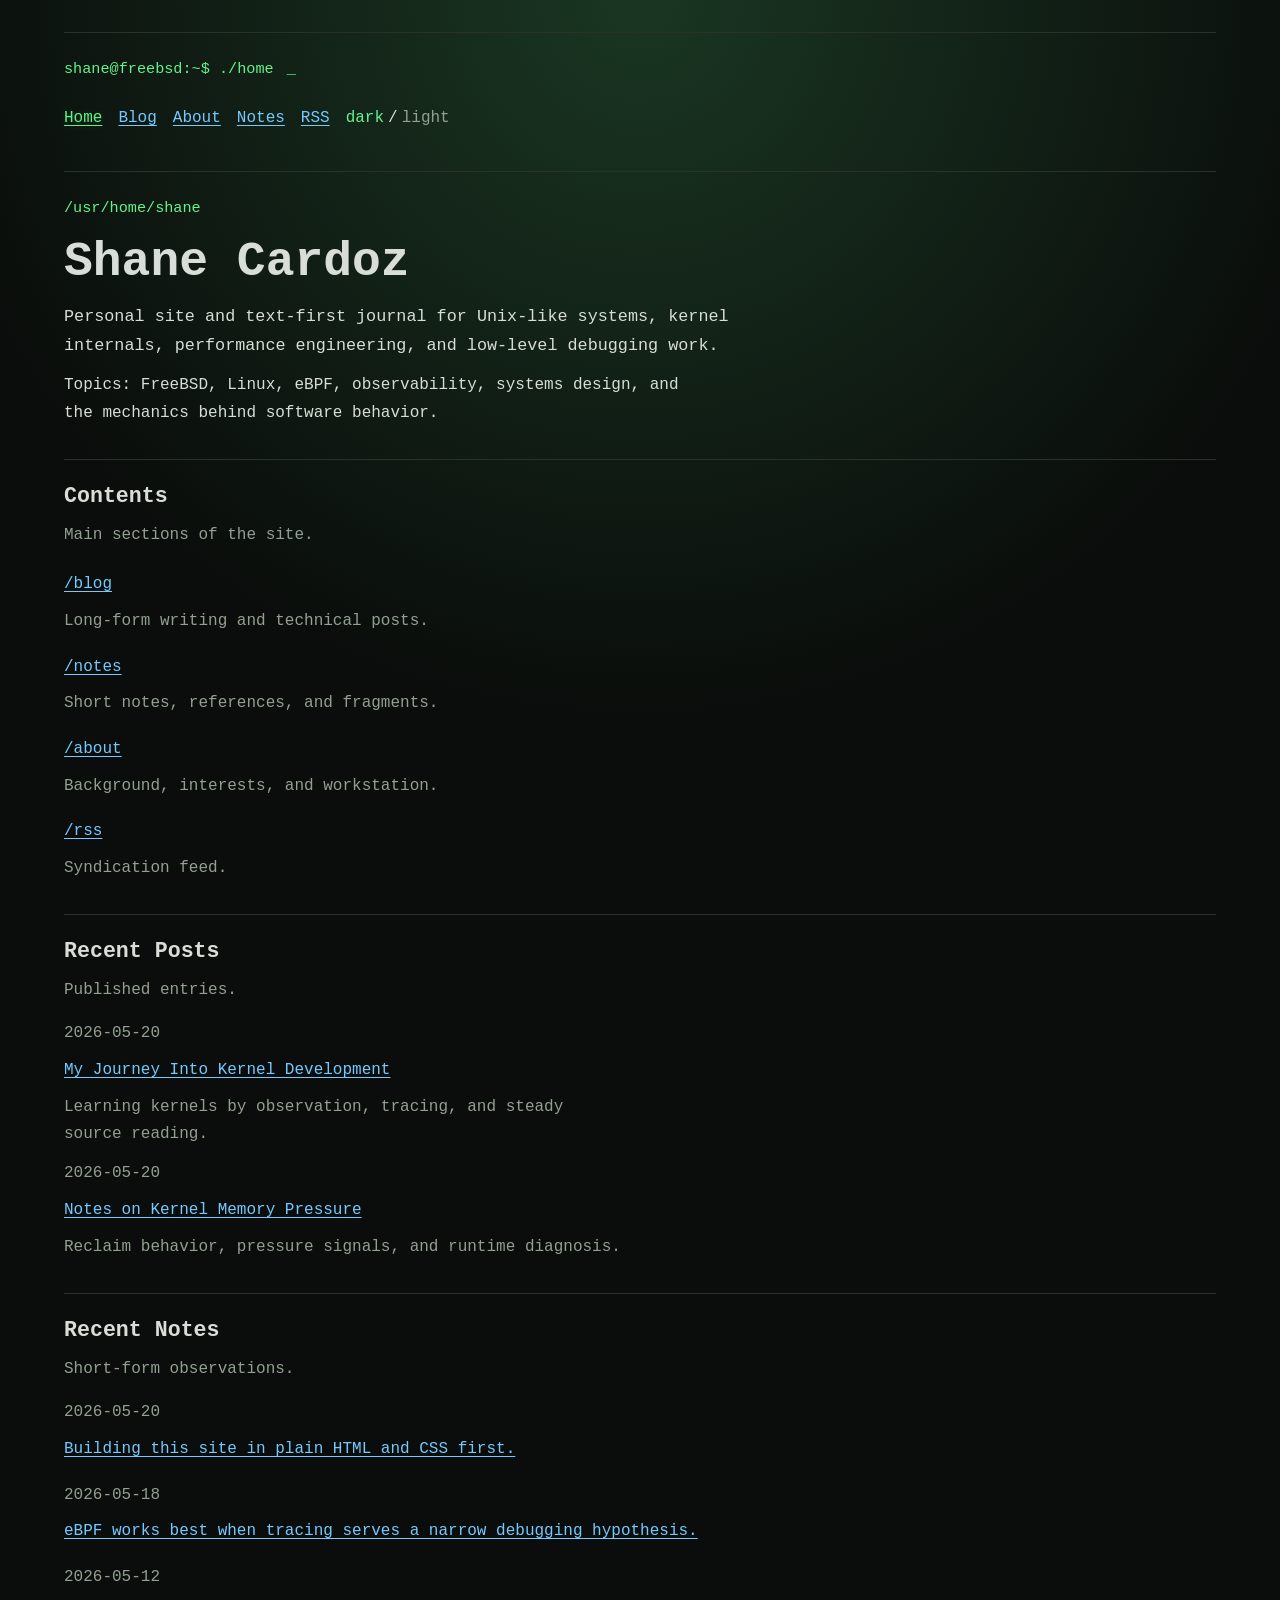
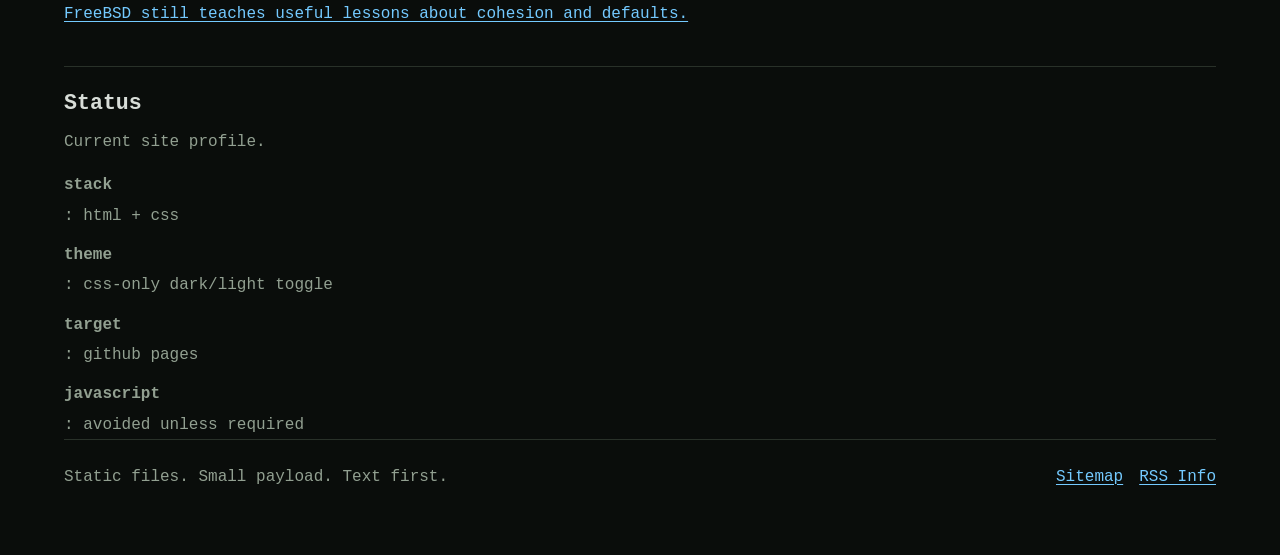
<file: index.html>
<!doctype html>
<html lang="en">
    <head>
        <meta charset="UTF-8" />
        <meta name="viewport" content="width=device-width, initial-scale=1.0" />
        <title>Shane Cardoz | Retro Unix Blog</title>
        <meta
            name="description"
            content="Personal site and retro Unix-inspired blog covering FreeBSD, Linux, eBPF, systems work, and performance engineering."
        />
        <link
            rel="canonical"
            href="https://shanecardoz.github.io/index.html"
        />
        <link
            rel="alternate"
            type="application/rss+xml"
            title="Shane Cardoz RSS"
            href="https://shanecardoz.github.io/rss/feed.xml"
        />
        <meta property="og:type" content="website" />
        <meta property="og:site_name" content="Shane Cardoz" />
        <meta property="og:title" content="Shane Cardoz | Retro Unix Blog" />
        <meta
            property="og:description"
            content="Personal site and retro Unix-inspired blog covering FreeBSD, Linux, eBPF, systems work, and performance engineering."
        />
        <meta
            property="og:url"
            content="https://shanecardoz.github.io/index.html"
        />
        <meta name="twitter:card" content="summary" />
        <meta name="twitter:title" content="Shane Cardoz | Retro Unix Blog" />
        <meta
            name="twitter:description"
            content="Personal site and retro Unix-inspired blog covering FreeBSD, Linux, eBPF, systems work, and performance engineering."
        />
        <link rel="stylesheet" href="css/style.css" />
    </head>
    <body class="home-index">
        <a class="skip-link" href="#main-content">Skip to content</a>
        <input
            class="theme-mode"
            type="radio"
            name="theme-mode"
            id="theme-dark"
            checked
        />
        <input
            class="theme-mode"
            type="radio"
            name="theme-mode"
            id="theme-light"
        />
        <div class="site-shell">
            <header class="site-header">
                <p class="prompt-line" aria-label="shell prompt">
                    <span>shane@freebsd</span>:<span>~</span>$ ./home
                </p>
                <nav class="prompt-nav prompt-nav-plain" aria-label="primary">
                    <a aria-current="page" href="index.html">Home</a>
                    <a href="blog/index.html">Blog</a>
                    <a href="about.html">About</a>
                    <a href="notes.html">Notes</a>
                    <a href="rss/feed.xml">RSS</a>
                    <span class="theme-switch" aria-label="theme mode">
                        <label for="theme-dark">dark</label>
                        <span>/</span>
                        <label for="theme-light">light</label>
                    </span>
                </nav>
            </header>

            <main id="main-content" tabindex="-1">
                <section class="page-section hero-section">
                    <p class="eyebrow">/usr/home/shane</p>
                    <h1>Shane Cardoz</h1>
                    <p class="lead">
                        Personal site and text-first journal for Unix-like
                        systems, kernel internals, performance engineering, and
                        low-level debugging work.
                    </p>
                    <p>
                        Topics: FreeBSD, Linux, eBPF, observability, systems
                        design, and the mechanics behind software behavior.
                    </p>
                </section>

                <section class="page-section">
                    <div class="section-heading">
                        <h2>Contents</h2>
                        <p>Main sections of the site.</p>
                    </div>
                    <ul class="home-listing">
                        <li>
                            <a href="blog/index.html">/blog</a>
                            <span>Long-form writing and technical posts.</span>
                        </li>
                        <li>
                            <a href="notes.html">/notes</a>
                            <span>Short notes, references, and fragments.</span>
                        </li>
                        <li>
                            <a href="about.html">/about</a>
                            <span>Background, interests, and workstation.</span>
                        </li>
                        <li>
                            <a href="rss/feed.xml">/rss</a>
                            <span>Syndication feed.</span>
                        </li>
                    </ul>
                </section>

                <section class="page-section">
                    <div class="section-heading">
                        <h2>Recent Posts</h2>
                        <p>Published entries.</p>
                    </div>
                    <ul class="home-listing">
                        <li>
                            <span class="log-date">2026-05-20</span>
                            <a href="blog/first-post.html">
                                My Journey Into Kernel Development
                            </a>
                            <span>
                                Learning kernels by observation, tracing, and
                                steady source reading.
                            </span>
                        </li>
                        <li>
                            <span class="log-date">2026-05-20</span>
                            <a href="blog/kernel-memory.html">
                                Notes on Kernel Memory Pressure
                            </a>
                            <span>
                                Reclaim behavior, pressure signals, and runtime
                                diagnosis.
                            </span>
                        </li>
                    </ul>
                </section>

                <section class="page-section">
                    <div class="section-heading">
                        <h2>Recent Notes</h2>
                        <p>Short-form observations.</p>
                    </div>
                    <ul class="home-listing">
                        <li>
                            <span class="log-date">2026-05-20</span>
                            <a href="notes.html#site-build">
                                Building this site in plain HTML and CSS first.
                            </a>
                        </li>
                        <li>
                            <span class="log-date">2026-05-18</span>
                            <a href="notes.html#ebpf-reading">
                                eBPF works best when tracing serves a narrow
                                debugging hypothesis.
                            </a>
                        </li>
                        <li>
                            <span class="log-date">2026-05-12</span>
                            <a href="notes.html#freebsd">
                                FreeBSD still teaches useful lessons about
                                cohesion and defaults.
                            </a>
                        </li>
                    </ul>
                </section>

                <section class="page-section">
                    <div class="section-heading">
                        <h2>Status</h2>
                        <p>Current site profile.</p>
                    </div>
                    <ul class="home-meta">
                        <li><strong>stack</strong>: html + css</li>
                        <li><strong>theme</strong>: css-only dark/light toggle</li>
                        <li><strong>target</strong>: github pages</li>
                        <li><strong>javascript</strong>: avoided unless required</li>
                    </ul>
                </section>
            </main>

            <footer class="site-footer">
                <p>Static files. Small payload. Text first.</p>
                <nav aria-label="footer">
                    <a href="sitemap.html">Sitemap</a>
                    <a href="rss.html">RSS Info</a>
                </nav>
            </footer>
        </div>
    </body>
</html>
</file>
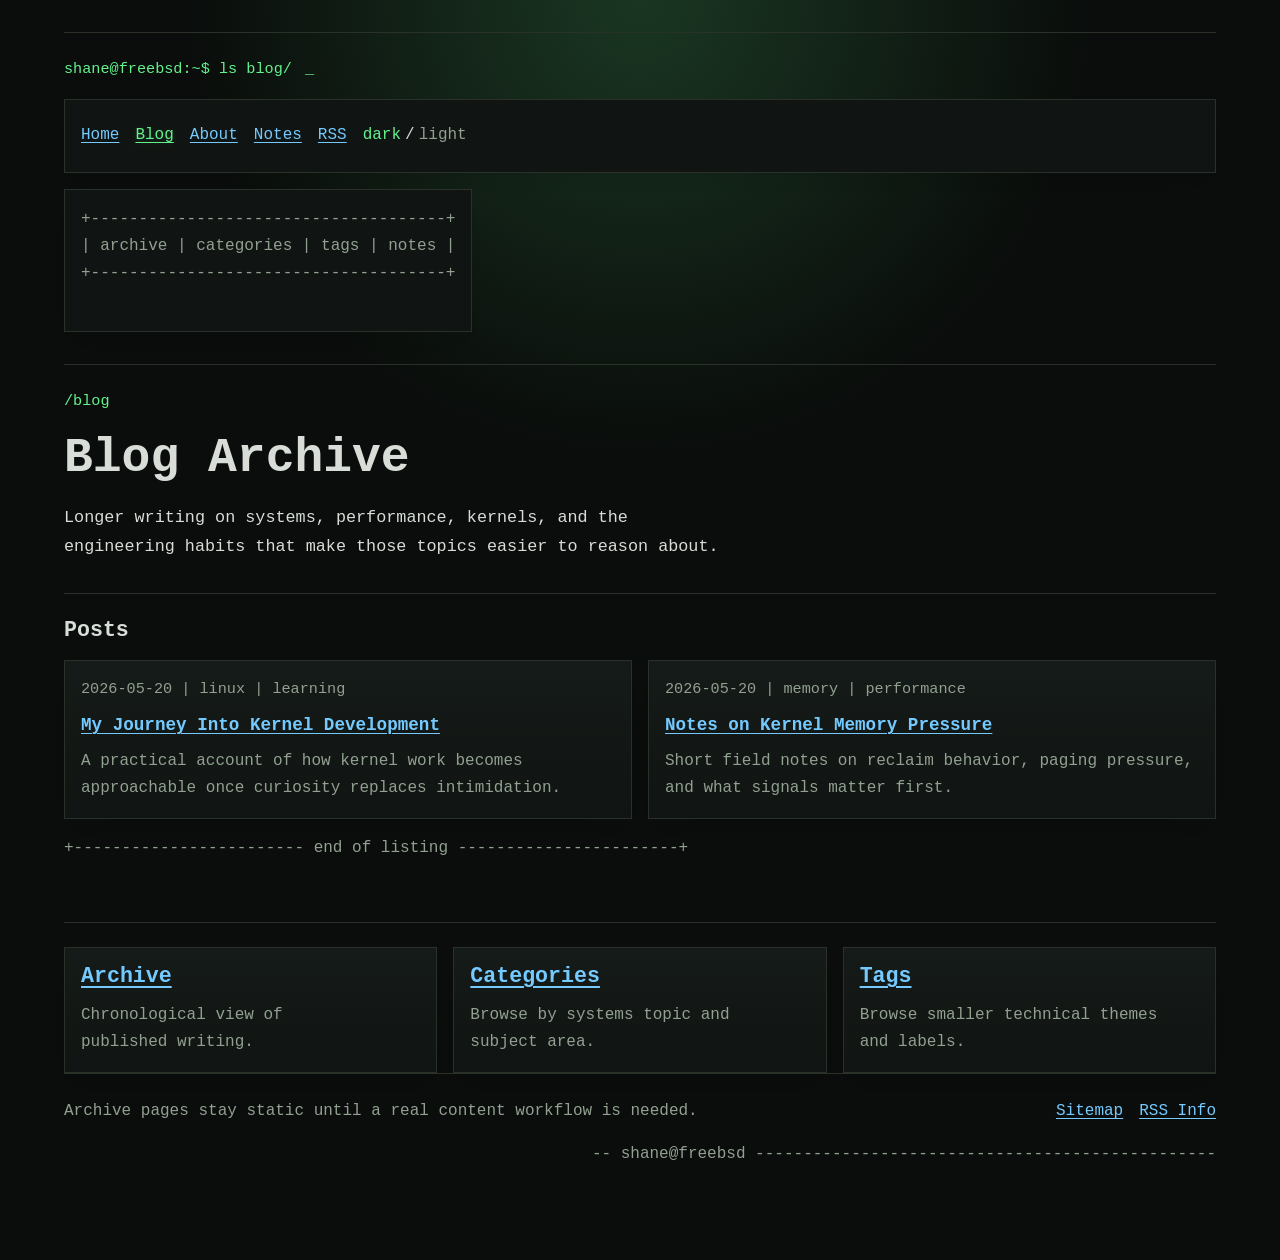
<file: blog/index.html>
<!doctype html>
<html lang="en">
    <head>
        <meta charset="UTF-8" />
        <meta name="viewport" content="width=device-width, initial-scale=1.0" />
        <title>Blog | Shane Cardoz</title>
        <meta
            name="description"
            content="Blog archive for systems, kernels, BSD, Linux, and performance writing."
        />
        <link
            rel="canonical"
            href="https://shanecardoz.github.io/blog/index.html"
        />
        <link
            rel="alternate"
            type="application/rss+xml"
            title="Shane Cardoz RSS"
            href="https://shanecardoz.github.io/rss/feed.xml"
        />
        <meta property="og:type" content="website" />
        <meta property="og:site_name" content="Shane Cardoz" />
        <meta property="og:title" content="Blog | Shane Cardoz" />
        <meta
            property="og:description"
            content="Blog archive for systems, kernels, BSD, Linux, and performance writing."
        />
        <meta
            property="og:url"
            content="https://shanecardoz.github.io/blog/index.html"
        />
        <meta name="twitter:card" content="summary" />
        <meta name="twitter:title" content="Blog | Shane Cardoz" />
        <meta
            name="twitter:description"
            content="Blog archive for systems, kernels, BSD, Linux, and performance writing."
        />
        <link rel="stylesheet" href="../css/style.css" />
    </head>
    <body>
        <a class="skip-link" href="#main-content">Skip to content</a>
        <input
            class="theme-mode"
            type="radio"
            name="theme-mode"
            id="theme-dark"
            checked
        />
        <input
            class="theme-mode"
            type="radio"
            name="theme-mode"
            id="theme-light"
        />
        <div class="site-shell">
            <header class="site-header">
                <p class="prompt-line" aria-label="shell prompt">
                    <span>shane@freebsd</span>:<span>~</span>$ ls blog/
                </p>
                <nav class="prompt-nav" aria-label="primary">
                    <a href="../index.html">Home</a>
                    <a aria-current="page" href="index.html">Blog</a>
                    <a href="../about.html">About</a>
                    <a href="../notes.html">Notes</a>
                    <a href="../rss/feed.xml">RSS</a>
                    <span class="theme-switch" aria-label="theme mode">
                        <label for="theme-dark">dark</label>
                        <span>/</span>
                        <label for="theme-light">light</label>
                    </span>
                </nav>
                <pre class="ascii-menu" aria-label="blog menu">
+-------------------------------------+
| archive | categories | tags | notes |
+-------------------------------------+
                </pre>
            </header>

            <main id="main-content" tabindex="-1">
                <section class="page-section">
                    <p class="eyebrow">/blog</p>
                    <h1>Blog Archive</h1>
                    <p class="lead">
                        Longer writing on systems, performance, kernels, and the
                        engineering habits that make those topics easier to
                        reason about.
                    </p>
                </section>

                <section class="page-section">
                    <div class="section-heading">
                        <h2>Posts</h2>
                    </div>
                    <div class="card-list">
                        <article class="content-card">
                            <p class="card-meta">2026-05-20 | linux | learning</p>
                            <h3>
                                <a href="first-post.html">
                                    My Journey Into Kernel Development
                                </a>
                            </h3>
                            <p>
                                A practical account of how kernel work becomes
                                approachable once curiosity replaces intimidation.
                            </p>
                        </article>
                        <article class="content-card">
                            <p class="card-meta">
                                2026-05-20 | memory | performance
                            </p>
                            <h3>
                                <a href="kernel-memory.html">
                                    Notes on Kernel Memory Pressure
                                </a>
                            </h3>
                            <p>
                                Short field notes on reclaim behavior, paging
                                pressure, and what signals matter first.
                            </p>
                        </article>
                    </div>
                    <pre class="ascii-separator" aria-hidden="true">
+------------------------ end of listing -----------------------+
                    </pre>
                </section>

                <section class="page-section link-grid">
                    <article class="content-card">
                        <h2><a href="archive.html">Archive</a></h2>
                        <p>Chronological view of published writing.</p>
                    </article>
                    <article class="content-card">
                        <h2><a href="categories.html">Categories</a></h2>
                        <p>Browse by systems topic and subject area.</p>
                    </article>
                    <article class="content-card">
                        <h2><a href="tags.html">Tags</a></h2>
                        <p>Browse smaller technical themes and labels.</p>
                    </article>
                </section>
            </main>

            <footer class="site-footer">
                <p>Archive pages stay static until a real content workflow is needed.</p>
                <nav aria-label="footer">
                    <a href="../sitemap.html">Sitemap</a>
                    <a href="../rss.html">RSS Info</a>
                </nav>
                <pre class="ascii-footer-signature" aria-label="footer signature">
-- shane@freebsd ------------------------------------------------
                </pre>
            </footer>
        </div>
    </body>
</html>
</file>
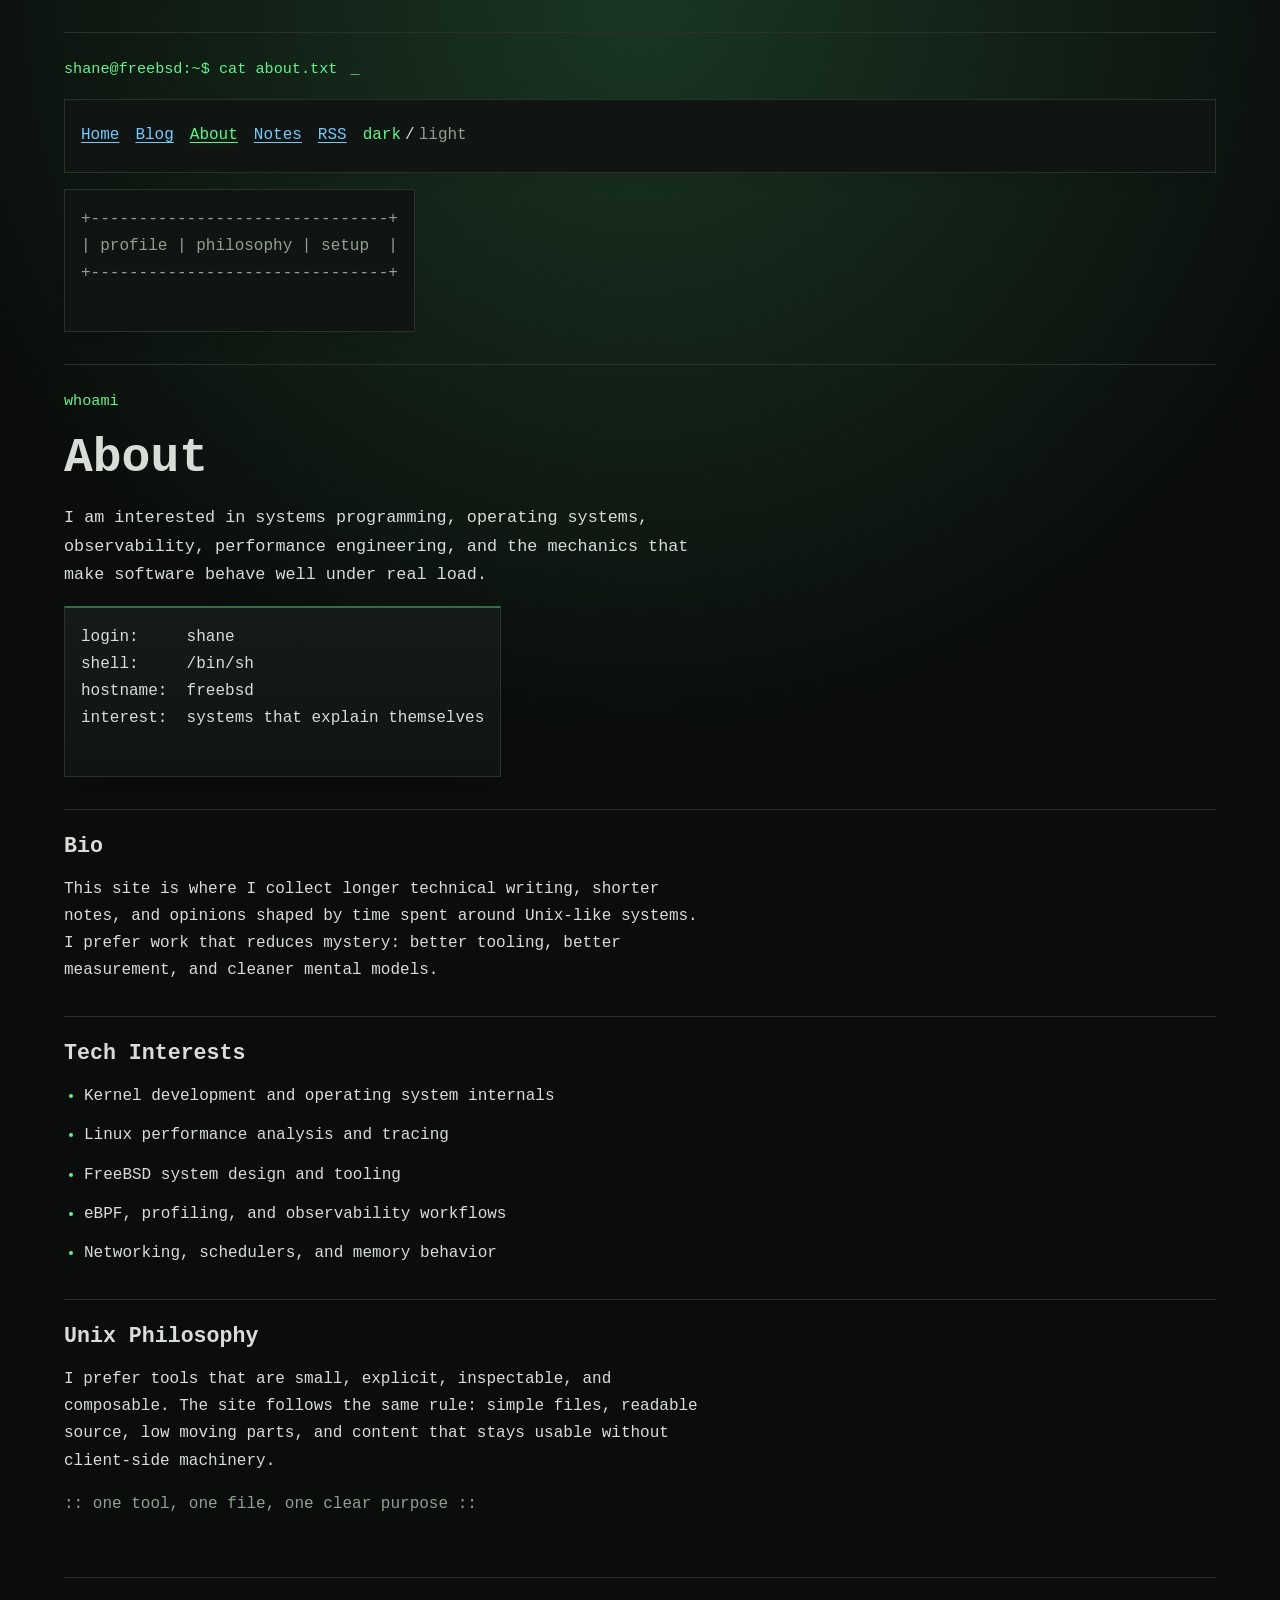
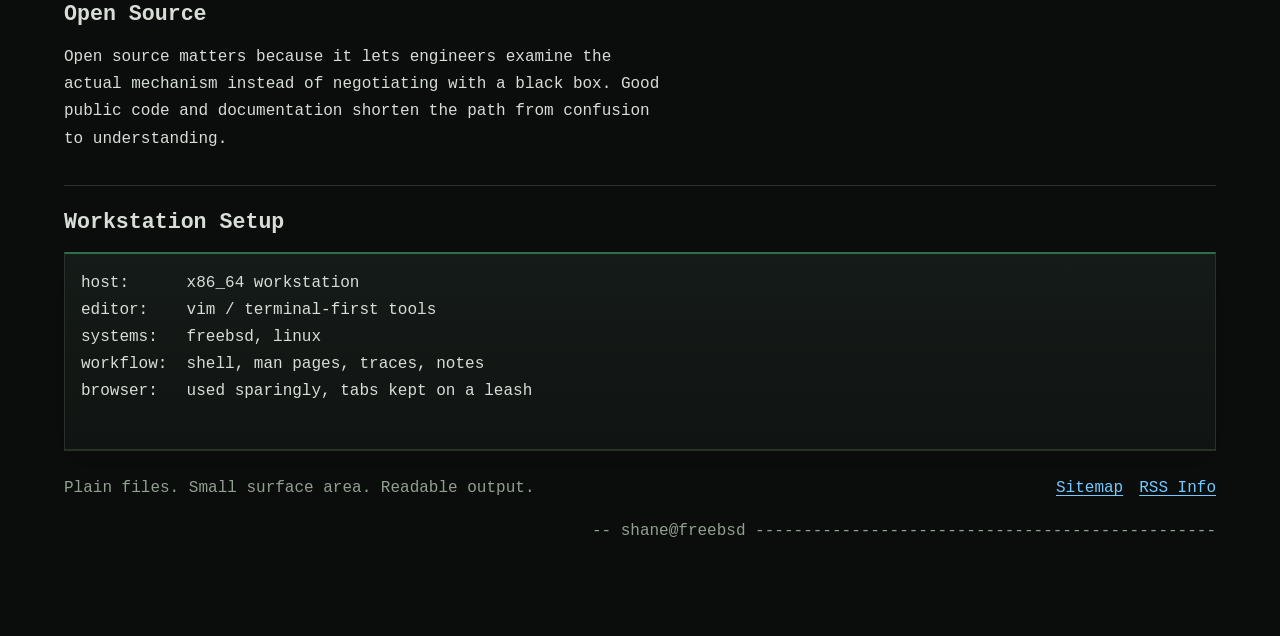
<file: about.html>
<!doctype html>
<html lang="en">
    <head>
        <meta charset="UTF-8" />
        <meta name="viewport" content="width=device-width, initial-scale=1.0" />
        <title>About | Shane Cardoz</title>
        <meta
            name="description"
            content="About Shane Cardoz, technical interests, Unix philosophy, open-source values, and workstation preferences."
        />
        <link
            rel="canonical"
            href="https://shanecardoz.github.io/about.html"
        />
        <link
            rel="alternate"
            type="application/rss+xml"
            title="Shane Cardoz RSS"
            href="https://shanecardoz.github.io/rss/feed.xml"
        />
        <meta property="og:type" content="profile" />
        <meta property="og:site_name" content="Shane Cardoz" />
        <meta property="og:title" content="About | Shane Cardoz" />
        <meta
            property="og:description"
            content="About Shane Cardoz, technical interests, Unix philosophy, open-source values, and workstation preferences."
        />
        <meta
            property="og:url"
            content="https://shanecardoz.github.io/about.html"
        />
        <meta name="twitter:card" content="summary" />
        <meta name="twitter:title" content="About | Shane Cardoz" />
        <meta
            name="twitter:description"
            content="About Shane Cardoz, technical interests, Unix philosophy, open-source values, and workstation preferences."
        />
        <link rel="stylesheet" href="css/style.css" />
    </head>
    <body>
        <a class="skip-link" href="#main-content">Skip to content</a>
        <input
            class="theme-mode"
            type="radio"
            name="theme-mode"
            id="theme-dark"
            checked
        />
        <input
            class="theme-mode"
            type="radio"
            name="theme-mode"
            id="theme-light"
        />
        <div class="site-shell">
            <header class="site-header">
                <p class="prompt-line" aria-label="shell prompt">
                    <span>shane@freebsd</span>:<span>~</span>$ cat about.txt
                </p>
                <nav class="prompt-nav" aria-label="primary">
                    <a href="index.html">Home</a>
                    <a href="blog/index.html">Blog</a>
                    <a aria-current="page" href="about.html">About</a>
                    <a href="notes.html">Notes</a>
                    <a href="rss/feed.xml">RSS</a>
                    <span class="theme-switch" aria-label="theme mode">
                        <label for="theme-dark">dark</label>
                        <span>/</span>
                        <label for="theme-light">light</label>
                    </span>
                </nav>
                <pre class="ascii-menu" aria-label="about menu">
+-------------------------------+
| profile | philosophy | setup  |
+-------------------------------+
                </pre>
            </header>

            <main id="main-content" tabindex="-1">
                <section class="page-section">
                    <p class="eyebrow">whoami</p>
                    <h1>About</h1>
                    <p class="lead">
                        I am interested in systems programming, operating
                        systems, observability, performance engineering, and the
                        mechanics that make software behave well under real
                        load.
                    </p>
                    <pre class="ascii-window ascii-window-compact" aria-label="user profile">
login:     shane
shell:     /bin/sh
hostname:  freebsd
interest:  systems that explain themselves
                    </pre>
                </section>

                <section class="page-section">
                    <div class="section-heading">
                        <h2>Bio</h2>
                    </div>
                    <p>
                        This site is where I collect longer technical writing,
                        shorter notes, and opinions shaped by time spent around
                        Unix-like systems. I prefer work that reduces mystery:
                        better tooling, better measurement, and cleaner mental
                        models.
                    </p>
                </section>

                <section class="page-section">
                    <div class="section-heading">
                        <h2>Tech Interests</h2>
                    </div>
                    <ul class="detail-list">
                        <li>Kernel development and operating system internals</li>
                        <li>Linux performance analysis and tracing</li>
                        <li>FreeBSD system design and tooling</li>
                        <li>eBPF, profiling, and observability workflows</li>
                        <li>Networking, schedulers, and memory behavior</li>
                    </ul>
                </section>

                <section class="page-section">
                    <div class="section-heading">
                        <h2>Unix Philosophy</h2>
                    </div>
                    <p>
                        I prefer tools that are small, explicit, inspectable,
                        and composable. The site follows the same rule: simple
                        files, readable source, low moving parts, and content
                        that stays usable without client-side machinery.
                    </p>
                    <pre class="ascii-separator" aria-hidden="true">
:: one tool, one file, one clear purpose ::
                    </pre>
                </section>

                <section class="page-section">
                    <div class="section-heading">
                        <h2>Open Source</h2>
                    </div>
                    <p>
                        Open source matters because it lets engineers examine
                        the actual mechanism instead of negotiating with a black
                        box. Good public code and documentation shorten the path
                        from confusion to understanding.
                    </p>
                </section>

                <section class="page-section">
                    <div class="section-heading">
                        <h2>Workstation Setup</h2>
                    </div>
                    <pre class="ascii-window" aria-label="workstation setup">
host:      x86_64 workstation
editor:    vim / terminal-first tools
systems:   freebsd, linux
workflow:  shell, man pages, traces, notes
browser:   used sparingly, tabs kept on a leash
                    </pre>
                </section>
            </main>

            <footer class="site-footer">
                <p>Plain files. Small surface area. Readable output.</p>
                <nav aria-label="footer">
                    <a href="sitemap.html">Sitemap</a>
                    <a href="rss.html">RSS Info</a>
                </nav>
                <pre class="ascii-footer-signature" aria-label="footer signature">
-- shane@freebsd ------------------------------------------------
                </pre>
            </footer>
        </div>
    </body>
</html>
</file>
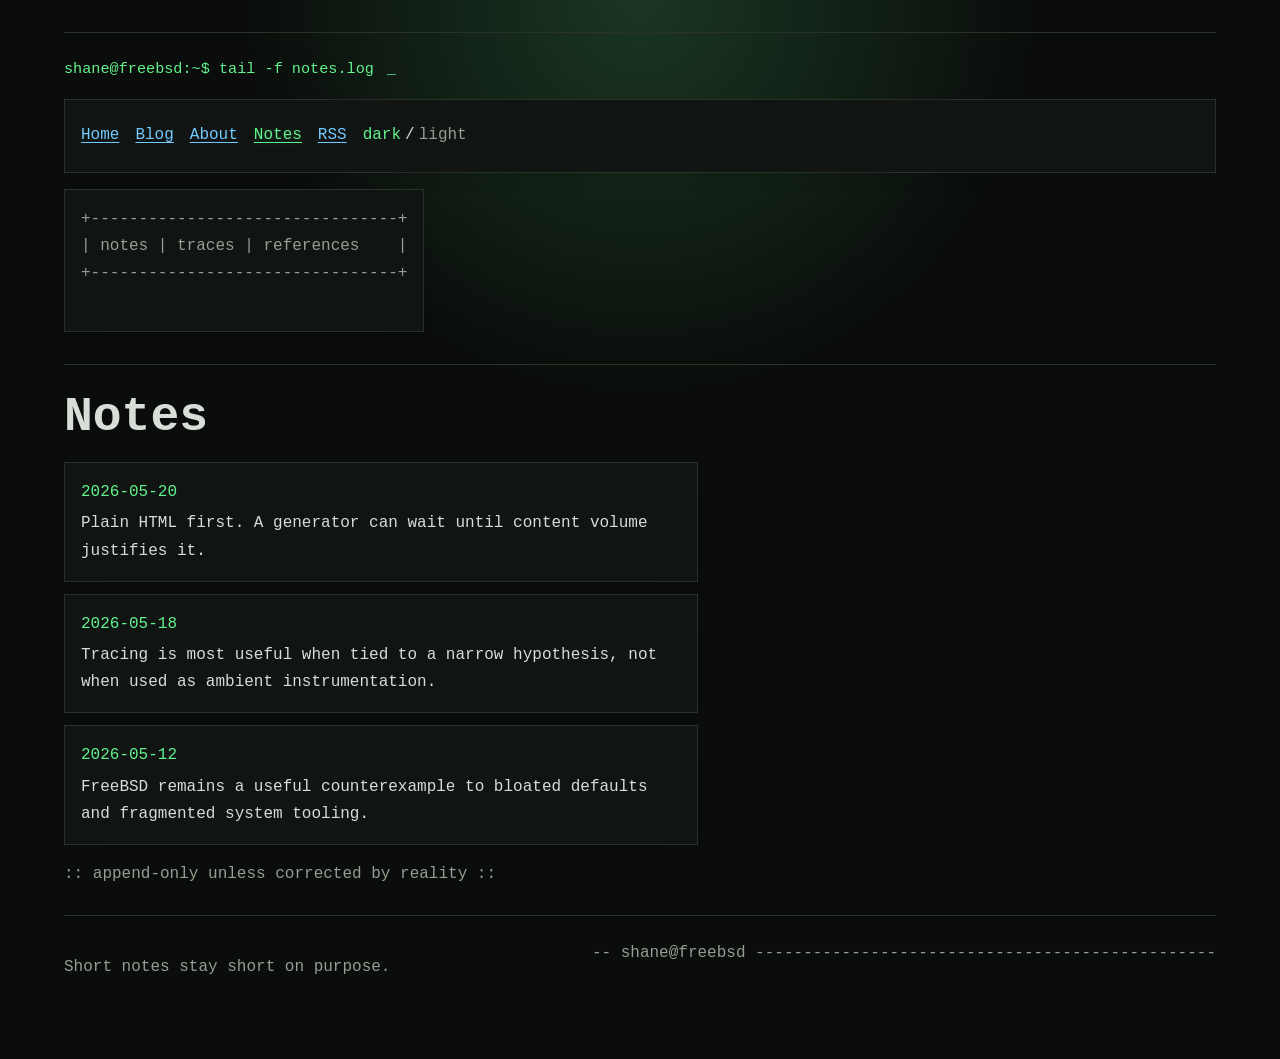
<file: notes.html>
<!doctype html>
<html lang="en">
    <head>
        <meta charset="UTF-8" />
        <meta name="viewport" content="width=device-width, initial-scale=1.0" />
        <title>Notes | Shane Cardoz</title>
        <meta
            name="description"
            content="Short notes, technical fragments, and current lines of thought."
        />
        <link
            rel="canonical"
            href="https://shanecardoz.github.io/notes.html"
        />
        <link
            rel="alternate"
            type="application/rss+xml"
            title="Shane Cardoz RSS"
            href="https://shanecardoz.github.io/rss/feed.xml"
        />
        <meta property="og:type" content="website" />
        <meta property="og:site_name" content="Shane Cardoz" />
        <meta property="og:title" content="Notes | Shane Cardoz" />
        <meta
            property="og:description"
            content="Short notes, technical fragments, and current lines of thought."
        />
        <meta
            property="og:url"
            content="https://shanecardoz.github.io/notes.html"
        />
        <meta name="twitter:card" content="summary" />
        <meta name="twitter:title" content="Notes | Shane Cardoz" />
        <meta
            name="twitter:description"
            content="Short notes, technical fragments, and current lines of thought."
        />
        <link rel="stylesheet" href="css/style.css" />
    </head>
    <body>
        <a class="skip-link" href="#main-content">Skip to content</a>
        <input
            class="theme-mode"
            type="radio"
            name="theme-mode"
            id="theme-dark"
            checked
        />
        <input
            class="theme-mode"
            type="radio"
            name="theme-mode"
            id="theme-light"
        />
        <div class="site-shell">
            <header class="site-header">
                <p class="prompt-line" aria-label="shell prompt">
                    <span>shane@freebsd</span>:<span>~</span>$ tail -f notes.log
                </p>
                <nav class="prompt-nav" aria-label="primary">
                    <a href="index.html">Home</a>
                    <a href="blog/index.html">Blog</a>
                    <a href="about.html">About</a>
                    <a aria-current="page" href="notes.html">Notes</a>
                    <a href="rss/feed.xml">RSS</a>
                    <span class="theme-switch" aria-label="theme mode">
                        <label for="theme-dark">dark</label>
                        <span>/</span>
                        <label for="theme-light">light</label>
                    </span>
                </nav>
                <pre class="ascii-menu" aria-label="notes menu">
+--------------------------------+
| notes | traces | references    |
+--------------------------------+
                </pre>
            </header>
            <main id="main-content" tabindex="-1">
                <section class="page-section">
                    <h1>Notes</h1>
                    <ul class="log-list">
                        <li id="site-build">
                            <span class="log-date">2026-05-20</span>
                            Plain HTML first. A generator can wait until content
                            volume justifies it.
                        </li>
                        <li id="ebpf-reading">
                            <span class="log-date">2026-05-18</span>
                            Tracing is most useful when tied to a narrow
                            hypothesis, not when used as ambient instrumentation.
                        </li>
                        <li id="freebsd">
                            <span class="log-date">2026-05-12</span>
                            FreeBSD remains a useful counterexample to bloated
                            defaults and fragmented system tooling.
                        </li>
                    </ul>
                    <pre class="ascii-separator" aria-hidden="true">
:: append-only unless corrected by reality ::
                    </pre>
                </section>
            </main>
            <footer class="site-footer">
                <p>Short notes stay short on purpose.</p>
                <pre class="ascii-footer-signature" aria-label="footer signature">
-- shane@freebsd ------------------------------------------------
                </pre>
            </footer>
        </div>
    </body>
</html>
</file>
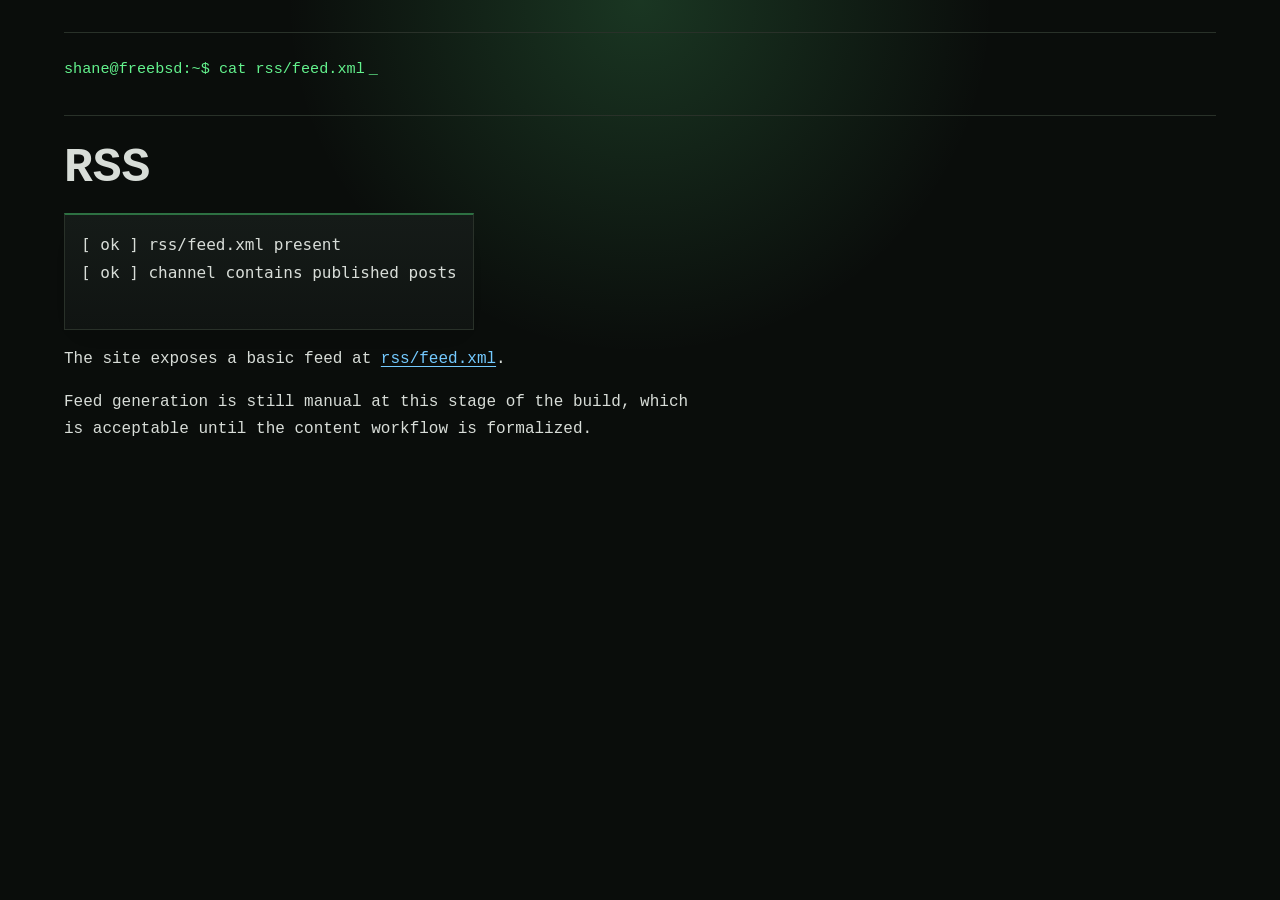
<file: rss.html>
<!doctype html>
<html lang="en">
    <head>
        <meta charset="UTF-8" />
        <meta name="viewport" content="width=device-width, initial-scale=1.0" />
        <title>RSS | Shane Cardoz</title>
        <meta
            name="description"
            content="RSS feed information for Shane Cardoz's systems writing and notes."
        />
        <link rel="canonical" href="https://shanecardoz.github.io/rss.html" />
        <link
            rel="alternate"
            type="application/rss+xml"
            title="Shane Cardoz RSS"
            href="https://shanecardoz.github.io/rss/feed.xml"
        />
        <meta property="og:type" content="website" />
        <meta property="og:site_name" content="Shane Cardoz" />
        <meta property="og:title" content="RSS | Shane Cardoz" />
        <meta
            property="og:description"
            content="RSS feed information for Shane Cardoz's systems writing and notes."
        />
        <meta
            property="og:url"
            content="https://shanecardoz.github.io/rss.html"
        />
        <meta name="twitter:card" content="summary" />
        <meta name="twitter:title" content="RSS | Shane Cardoz" />
        <meta
            name="twitter:description"
            content="RSS feed information for Shane Cardoz's systems writing and notes."
        />
        <link rel="stylesheet" href="css/style.css" />
    </head>
    <body>
        <div class="site-shell">
            <header class="site-header">
                <p class="prompt-line"><span>shane@freebsd</span>:<span>~</span>$ cat rss/feed.xml</p>
            </header>
            <main id="main-content">
                <section class="page-section">
                    <h1>RSS</h1>
                    <pre class="ascii-window ascii-window-compact" aria-label="feed status">
[ ok ] rss/feed.xml present
[ ok ] channel contains published posts
                    </pre>
                    <p>
                        The site exposes a basic feed at
                        <a href="rss/feed.xml">rss/feed.xml</a>.
                    </p>
                    <p>
                        Feed generation is still manual at this stage of the
                        build, which is acceptable until the content workflow is
                        formalized.
                    </p>
                </section>
            </main>
        </div>
    </body>
</html>
</file>
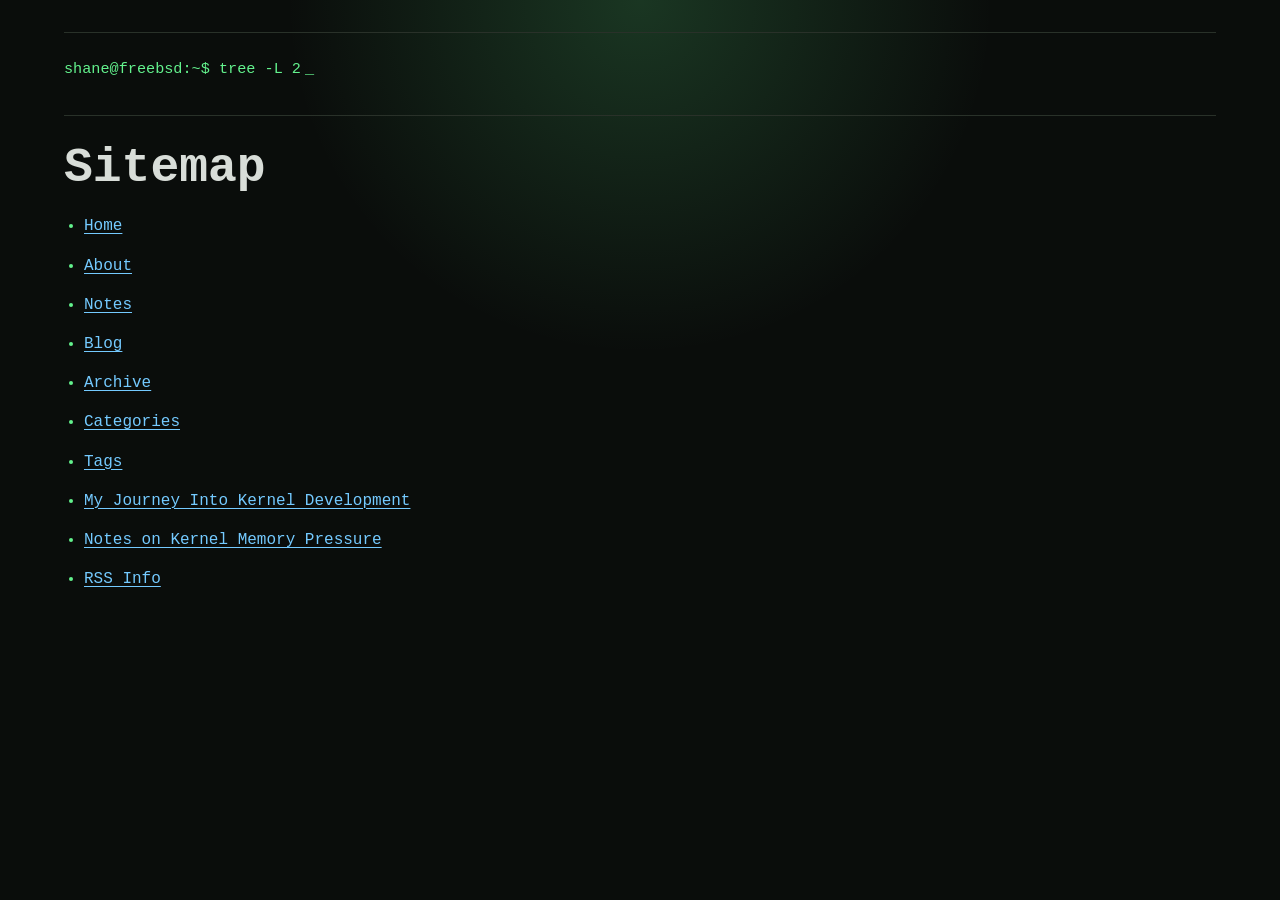
<file: sitemap.html>
<!doctype html>
<html lang="en">
    <head>
        <meta charset="UTF-8" />
        <meta name="viewport" content="width=device-width, initial-scale=1.0" />
        <title>Sitemap | Shane Cardoz</title>
        <meta
            name="description"
            content="HTML sitemap for Shane Cardoz's personal site and blog."
        />
        <link
            rel="canonical"
            href="https://shanecardoz.github.io/sitemap.html"
        />
        <link
            rel="alternate"
            type="application/rss+xml"
            title="Shane Cardoz RSS"
            href="https://shanecardoz.github.io/rss/feed.xml"
        />
        <meta property="og:type" content="website" />
        <meta property="og:site_name" content="Shane Cardoz" />
        <meta property="og:title" content="Sitemap | Shane Cardoz" />
        <meta
            property="og:description"
            content="HTML sitemap for Shane Cardoz's personal site and blog."
        />
        <meta
            property="og:url"
            content="https://shanecardoz.github.io/sitemap.html"
        />
        <meta name="twitter:card" content="summary" />
        <meta name="twitter:title" content="Sitemap | Shane Cardoz" />
        <meta
            name="twitter:description"
            content="HTML sitemap for Shane Cardoz's personal site and blog."
        />
        <link rel="stylesheet" href="css/style.css" />
    </head>
    <body>
        <div class="site-shell">
            <header class="site-header">
                <p class="prompt-line"><span>shane@freebsd</span>:<span>~</span>$ tree -L 2</p>
            </header>
            <main id="main-content">
                <section class="page-section">
                    <h1>Sitemap</h1>
                    <ul class="detail-list">
                        <li><a href="index.html">Home</a></li>
                        <li><a href="about.html">About</a></li>
                        <li><a href="notes.html">Notes</a></li>
                        <li><a href="blog/index.html">Blog</a></li>
                        <li><a href="blog/archive.html">Archive</a></li>
                        <li><a href="blog/categories.html">Categories</a></li>
                        <li><a href="blog/tags.html">Tags</a></li>
                        <li><a href="blog/first-post.html">My Journey Into Kernel Development</a></li>
                        <li><a href="blog/kernel-memory.html">Notes on Kernel Memory Pressure</a></li>
                        <li><a href="rss.html">RSS Info</a></li>
                    </ul>
                </section>
            </main>
        </div>
    </body>
</html>
</file>
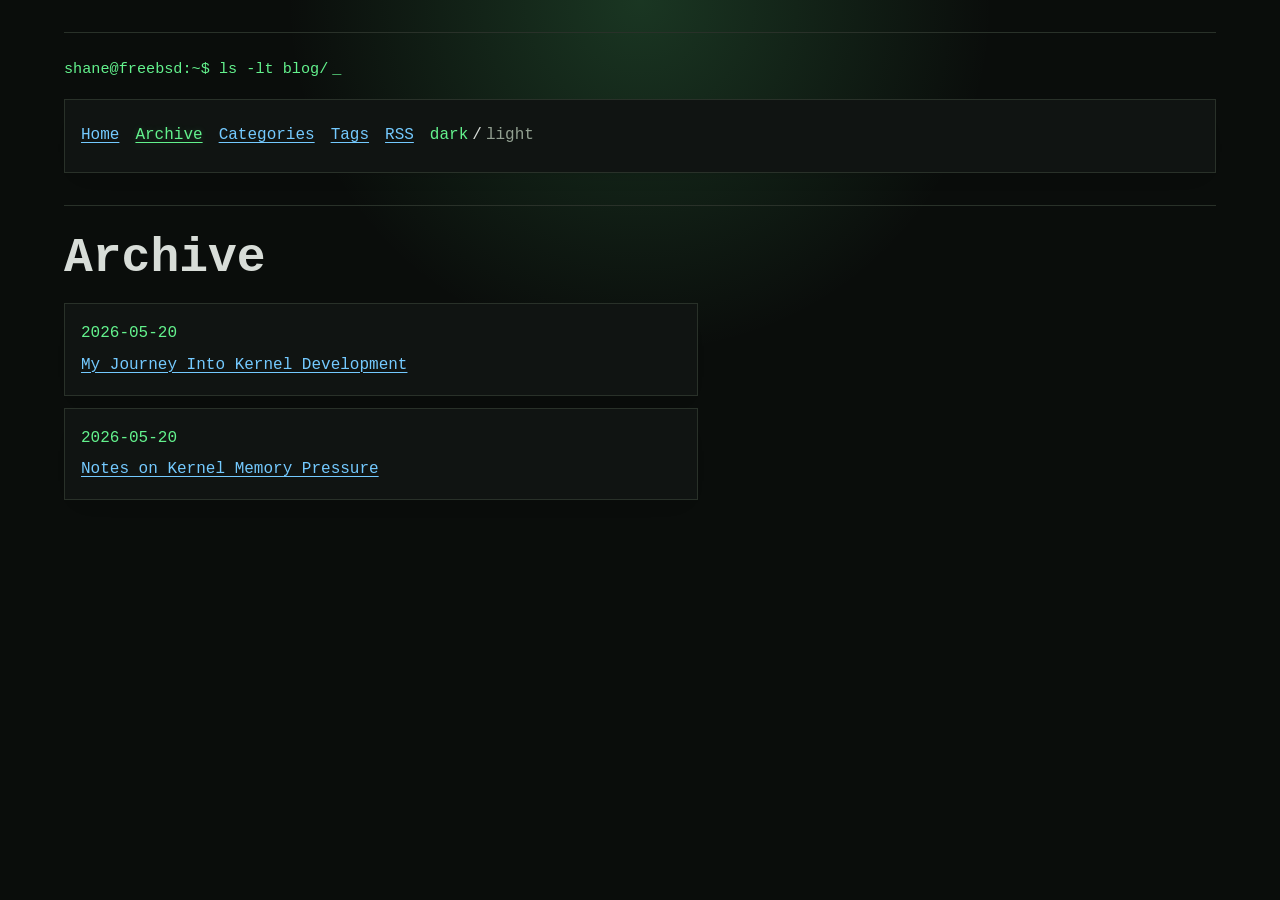
<file: blog/archive.html>
<!doctype html>
<html lang="en">
    <head>
        <meta charset="UTF-8" />
        <meta name="viewport" content="width=device-width, initial-scale=1.0" />
        <title>Archive | Shane Cardoz</title>
        <meta
            name="description"
            content="Chronological archive of published writing by Shane Cardoz."
        />
        <link
            rel="canonical"
            href="https://shanecardoz.github.io/blog/archive.html"
        />
        <link
            rel="alternate"
            type="application/rss+xml"
            title="Shane Cardoz RSS"
            href="https://shanecardoz.github.io/rss/feed.xml"
        />
        <meta property="og:type" content="website" />
        <meta property="og:site_name" content="Shane Cardoz" />
        <meta property="og:title" content="Archive | Shane Cardoz" />
        <meta
            property="og:description"
            content="Chronological archive of published writing by Shane Cardoz."
        />
        <meta
            property="og:url"
            content="https://shanecardoz.github.io/blog/archive.html"
        />
        <meta name="twitter:card" content="summary" />
        <meta name="twitter:title" content="Archive | Shane Cardoz" />
        <meta
            name="twitter:description"
            content="Chronological archive of published writing by Shane Cardoz."
        />
        <link rel="stylesheet" href="../css/style.css" />
    </head>
    <body>
        <a class="skip-link" href="#main-content">Skip to content</a>
        <input
            class="theme-mode"
            type="radio"
            name="theme-mode"
            id="theme-dark"
            checked
        />
        <input
            class="theme-mode"
            type="radio"
            name="theme-mode"
            id="theme-light"
        />
        <div class="site-shell">
            <header class="site-header">
                <p class="prompt-line"><span>shane@freebsd</span>:<span>~</span>$ ls -lt blog/</p>
                <nav class="prompt-nav" aria-label="primary">
                    <a href="../index.html">Home</a>
                    <a aria-current="page" href="archive.html">Archive</a>
                    <a href="categories.html">Categories</a>
                    <a href="tags.html">Tags</a>
                    <a href="../rss/feed.xml">RSS</a>
                    <span class="theme-switch" aria-label="theme mode">
                        <label for="theme-dark">dark</label>
                        <span>/</span>
                        <label for="theme-light">light</label>
                    </span>
                </nav>
            </header>
            <main id="main-content" tabindex="-1">
                <section class="page-section">
                    <h1>Archive</h1>
                    <ul class="log-list">
                        <li>
                            <span class="log-date">2026-05-20</span>
                            <a href="first-post.html">My Journey Into Kernel Development</a>
                        </li>
                        <li>
                            <span class="log-date">2026-05-20</span>
                            <a href="kernel-memory.html">Notes on Kernel Memory Pressure</a>
                        </li>
                    </ul>
                </section>
            </main>
        </div>
    </body>
</html>
</file>
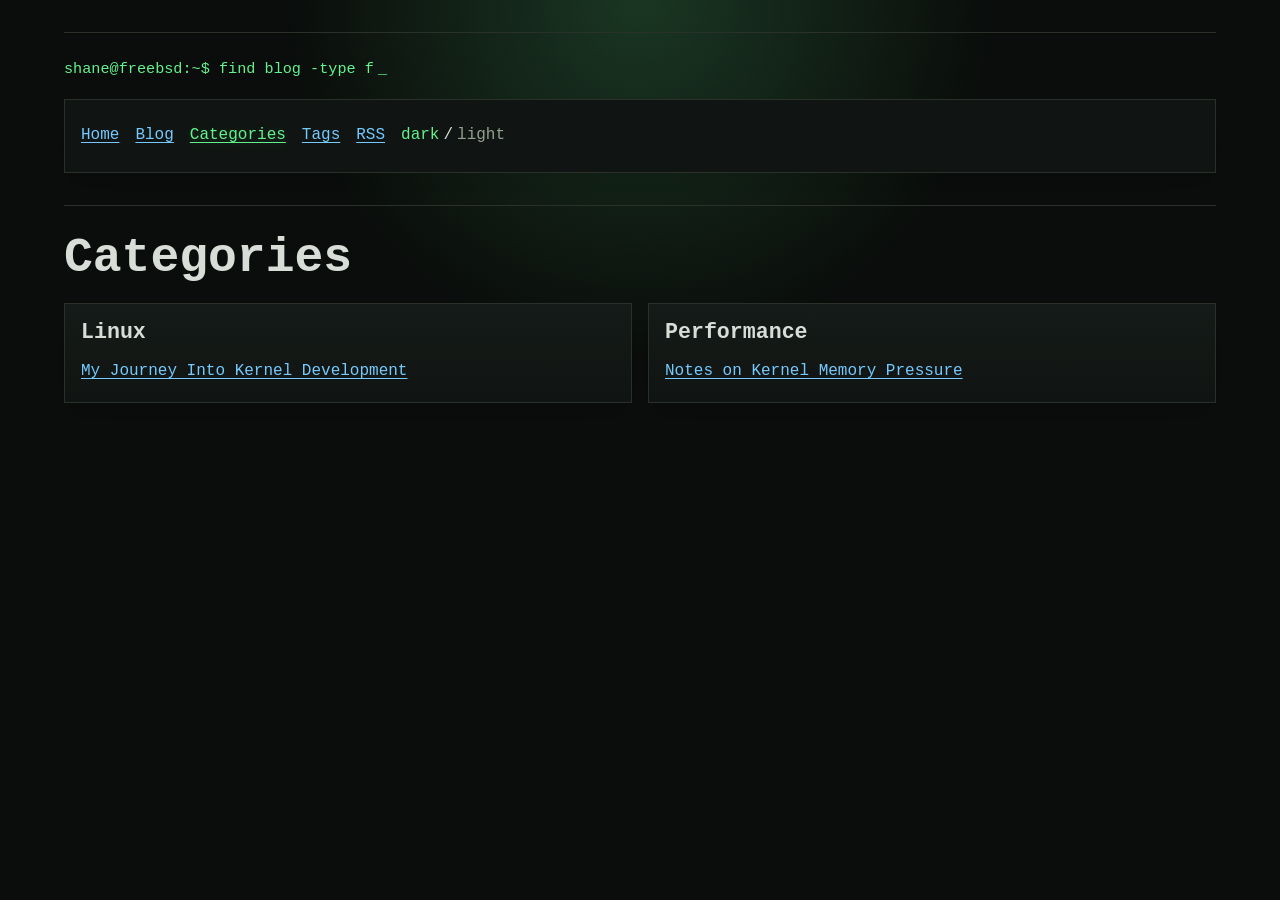
<file: blog/categories.html>
<!doctype html>
<html lang="en">
    <head>
        <meta charset="UTF-8" />
        <meta name="viewport" content="width=device-width, initial-scale=1.0" />
        <title>Categories | Shane Cardoz</title>
        <meta
            name="description"
            content="Browse published posts by category on Shane Cardoz's site."
        />
        <link
            rel="canonical"
            href="https://shanecardoz.github.io/blog/categories.html"
        />
        <link
            rel="alternate"
            type="application/rss+xml"
            title="Shane Cardoz RSS"
            href="https://shanecardoz.github.io/rss/feed.xml"
        />
        <meta property="og:type" content="website" />
        <meta property="og:site_name" content="Shane Cardoz" />
        <meta property="og:title" content="Categories | Shane Cardoz" />
        <meta
            property="og:description"
            content="Browse published posts by category on Shane Cardoz's site."
        />
        <meta
            property="og:url"
            content="https://shanecardoz.github.io/blog/categories.html"
        />
        <meta name="twitter:card" content="summary" />
        <meta name="twitter:title" content="Categories | Shane Cardoz" />
        <meta
            name="twitter:description"
            content="Browse published posts by category on Shane Cardoz's site."
        />
        <link rel="stylesheet" href="../css/style.css" />
    </head>
    <body>
        <a class="skip-link" href="#main-content">Skip to content</a>
        <input
            class="theme-mode"
            type="radio"
            name="theme-mode"
            id="theme-dark"
            checked
        />
        <input
            class="theme-mode"
            type="radio"
            name="theme-mode"
            id="theme-light"
        />
        <div class="site-shell">
            <header class="site-header">
                <p class="prompt-line"><span>shane@freebsd</span>:<span>~</span>$ find blog -type f</p>
                <nav class="prompt-nav" aria-label="primary">
                    <a href="../index.html">Home</a>
                    <a href="index.html">Blog</a>
                    <a aria-current="page" href="categories.html">Categories</a>
                    <a href="tags.html">Tags</a>
                    <a href="../rss/feed.xml">RSS</a>
                    <span class="theme-switch" aria-label="theme mode">
                        <label for="theme-dark">dark</label>
                        <span>/</span>
                        <label for="theme-light">light</label>
                    </span>
                </nav>
            </header>
            <main id="main-content" tabindex="-1">
                <section class="page-section">
                    <h1>Categories</h1>
                    <div class="card-list">
                        <article class="content-card">
                            <h2>Linux</h2>
                            <p><a href="first-post.html">My Journey Into Kernel Development</a></p>
                        </article>
                        <article class="content-card">
                            <h2>Performance</h2>
                            <p><a href="kernel-memory.html">Notes on Kernel Memory Pressure</a></p>
                        </article>
                    </div>
                </section>
            </main>
        </div>
    </body>
</html>
</file>
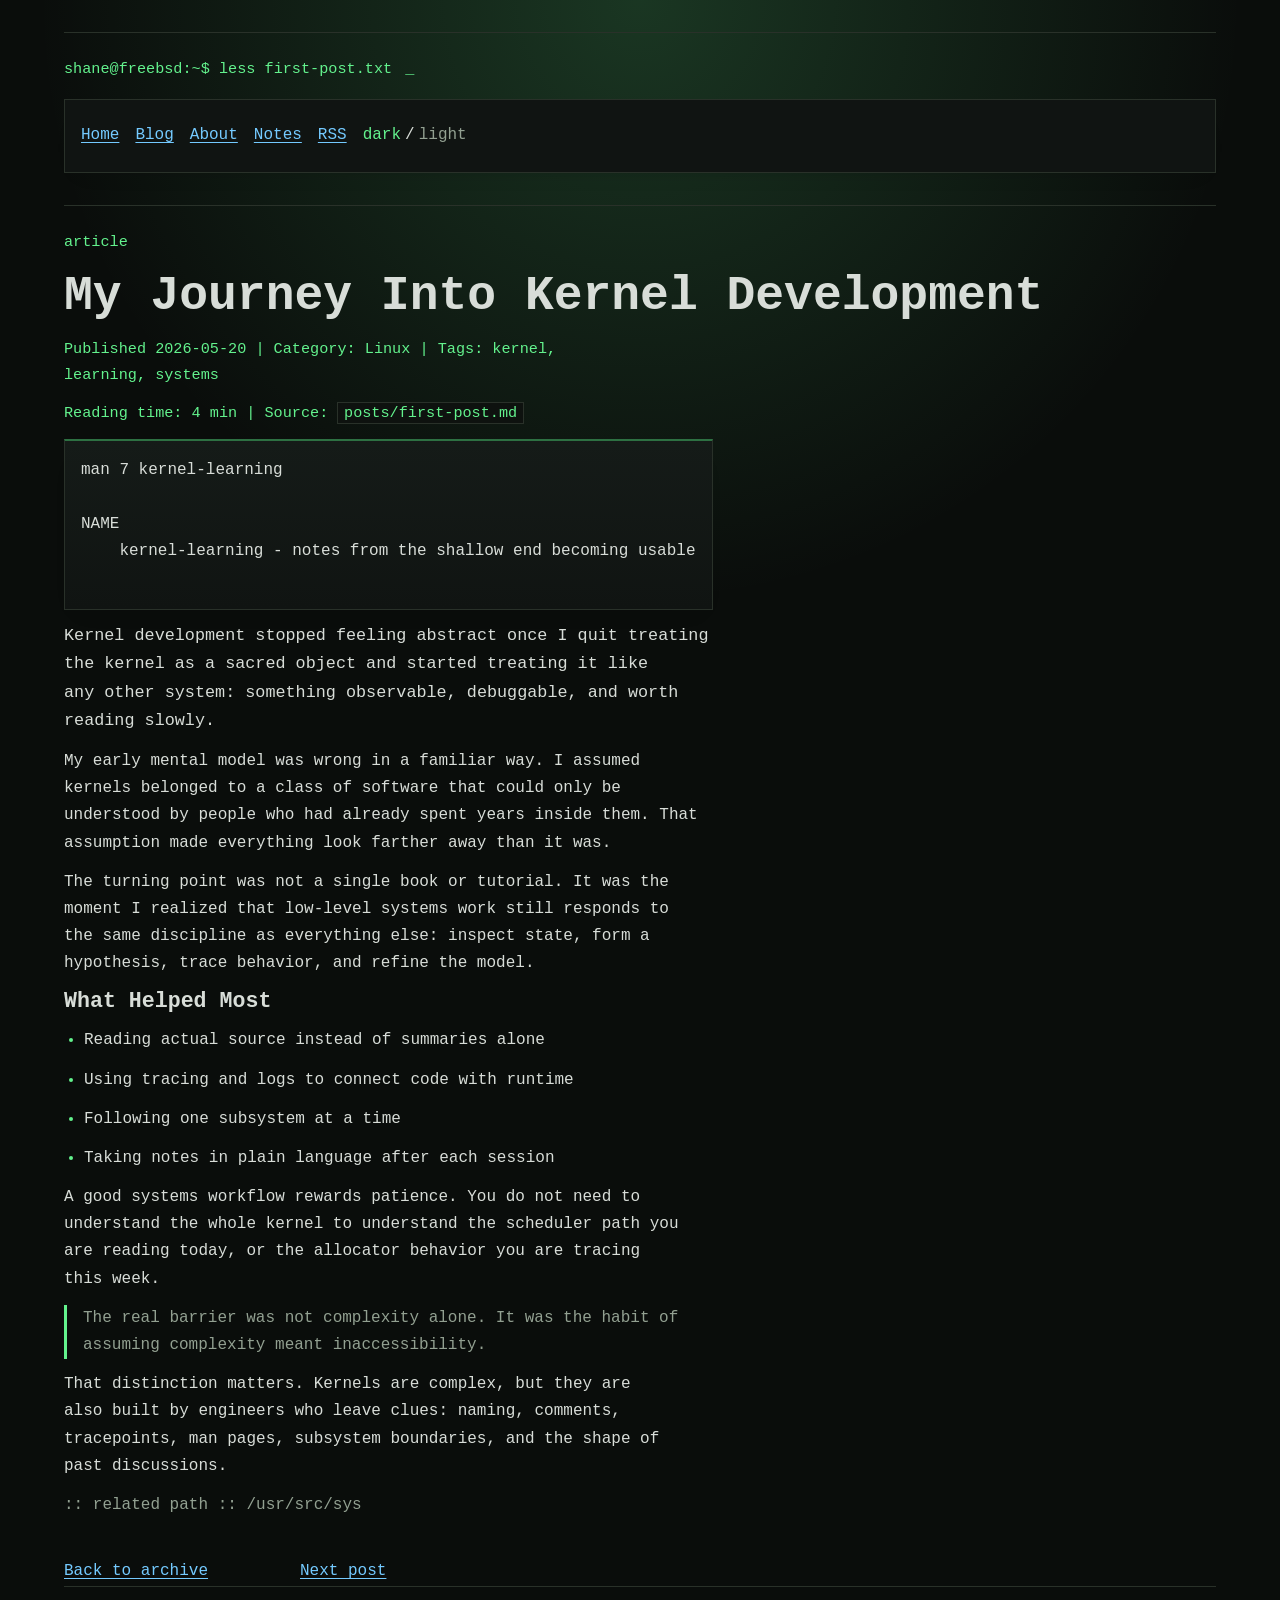
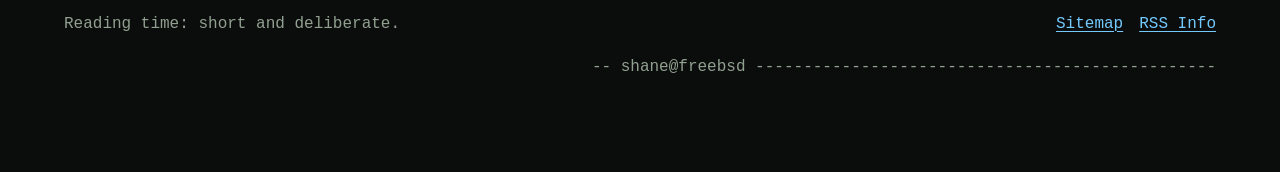
<file: blog/first-post.html>
<!doctype html>
<html lang="en">
    <head>
        <meta charset="UTF-8" />
        <meta name="viewport" content="width=device-width, initial-scale=1.0" />
        <title>My Journey Into Kernel Development | Shane Cardoz</title>
        <meta
            name="description"
            content="A post about learning kernel development by replacing intimidation with observation, tracing, and steady practice."
        />
        <link
            rel="canonical"
            href="https://shanecardoz.github.io/blog/first-post.html"
        />
        <link
            rel="alternate"
            type="application/rss+xml"
            title="Shane Cardoz RSS"
            href="https://shanecardoz.github.io/rss/feed.xml"
        />
        <meta property="og:type" content="article" />
        <meta property="og:site_name" content="Shane Cardoz" />
        <meta
            property="og:title"
            content="My Journey Into Kernel Development | Shane Cardoz"
        />
        <meta
            property="og:description"
            content="A post about learning kernel development by replacing intimidation with observation, tracing, and steady practice."
        />
        <meta
            property="og:url"
            content="https://shanecardoz.github.io/blog/first-post.html"
        />
        <meta property="article:published_time" content="2026-05-20" />
        <meta property="article:section" content="Linux" />
        <meta property="article:tag" content="kernel" />
        <meta property="article:tag" content="learning" />
        <meta property="article:tag" content="systems" />
        <meta name="twitter:card" content="summary" />
        <meta
            name="twitter:title"
            content="My Journey Into Kernel Development | Shane Cardoz"
        />
        <meta
            name="twitter:description"
            content="A post about learning kernel development by replacing intimidation with observation, tracing, and steady practice."
        />
        <link rel="stylesheet" href="../css/style.css" />
    </head>
    <body>
        <a class="skip-link" href="#main-content">Skip to content</a>
        <input
            class="theme-mode"
            type="radio"
            name="theme-mode"
            id="theme-dark"
            checked
        />
        <input
            class="theme-mode"
            type="radio"
            name="theme-mode"
            id="theme-light"
        />
        <div class="site-shell">
            <header class="site-header">
                <p class="prompt-line" aria-label="shell prompt">
                    <span>shane@freebsd</span>:<span>~</span>$ less
                    first-post.txt
                </p>
                <nav class="prompt-nav" aria-label="primary">
                    <a href="../index.html">Home</a>
                    <a href="index.html">Blog</a>
                    <a href="../about.html">About</a>
                    <a href="../notes.html">Notes</a>
                    <a href="../rss/feed.xml">RSS</a>
                    <span class="theme-switch" aria-label="theme mode">
                        <label for="theme-dark">dark</label>
                        <span>/</span>
                        <label for="theme-light">light</label>
                    </span>
                </nav>
            </header>

            <main id="main-content" tabindex="-1">
                <article class="page-section post-layout">
                    <header class="post-header">
                        <p class="eyebrow">article</p>
                        <h1>My Journey Into Kernel Development</h1>
                        <p class="post-meta">
                            Published 2026-05-20 | Category: Linux |
                            Tags: kernel, learning, systems
                        </p>
                        <p class="post-meta">
                            Reading time: 4 min | Source:
                            <code>posts/first-post.md</code>
                        </p>
                        <pre class="ascii-window ascii-window-compact" aria-label="article header">
man 7 kernel-learning

NAME
    kernel-learning - notes from the shallow end becoming usable
                        </pre>
                    </header>

                    <p class="lead">
                        Kernel development stopped feeling abstract once I quit
                        treating the kernel as a sacred object and started
                        treating it like any other system: something observable,
                        debuggable, and worth reading slowly.
                    </p>

                    <p>
                        My early mental model was wrong in a familiar way. I
                        assumed kernels belonged to a class of software that
                        could only be understood by people who had already spent
                        years inside them. That assumption made everything look
                        farther away than it was.
                    </p>

                    <p>
                        The turning point was not a single book or tutorial. It
                        was the moment I realized that low-level systems work
                        still responds to the same discipline as everything else:
                        inspect state, form a hypothesis, trace behavior, and
                        refine the model.
                    </p>

                    <h2>What Helped Most</h2>
                    <ul class="detail-list">
                        <li>Reading actual source instead of summaries alone</li>
                        <li>Using tracing and logs to connect code with runtime</li>
                        <li>Following one subsystem at a time</li>
                        <li>Taking notes in plain language after each session</li>
                    </ul>

                    <p>
                        A good systems workflow rewards patience. You do not
                        need to understand the whole kernel to understand the
                        scheduler path you are reading today, or the allocator
                        behavior you are tracing this week.
                    </p>

                    <blockquote>
                        The real barrier was not complexity alone. It was the
                        habit of assuming complexity meant inaccessibility.
                    </blockquote>

                    <p>
                        That distinction matters. Kernels are complex, but they
                        are also built by engineers who leave clues: naming,
                        comments, tracepoints, man pages, subsystem boundaries,
                        and the shape of past discussions.
                    </p>

                    <footer class="post-footer">
                        <pre class="ascii-separator" aria-hidden="true">
:: related path :: /usr/src/sys
                        </pre>
                        <nav class="post-nav" aria-label="post navigation">
                            <a href="index.html">Back to archive</a>
                            <a href="kernel-memory.html">Next post</a>
                        </nav>
                    </footer>
                </article>
            </main>

            <footer class="site-footer">
                <p>Reading time: short and deliberate.</p>
                <nav aria-label="footer">
                    <a href="../sitemap.html">Sitemap</a>
                    <a href="../rss.html">RSS Info</a>
                </nav>
                <pre class="ascii-footer-signature" aria-label="footer signature">
-- shane@freebsd ------------------------------------------------
                </pre>
            </footer>
        </div>
    </body>
</html>
</file>
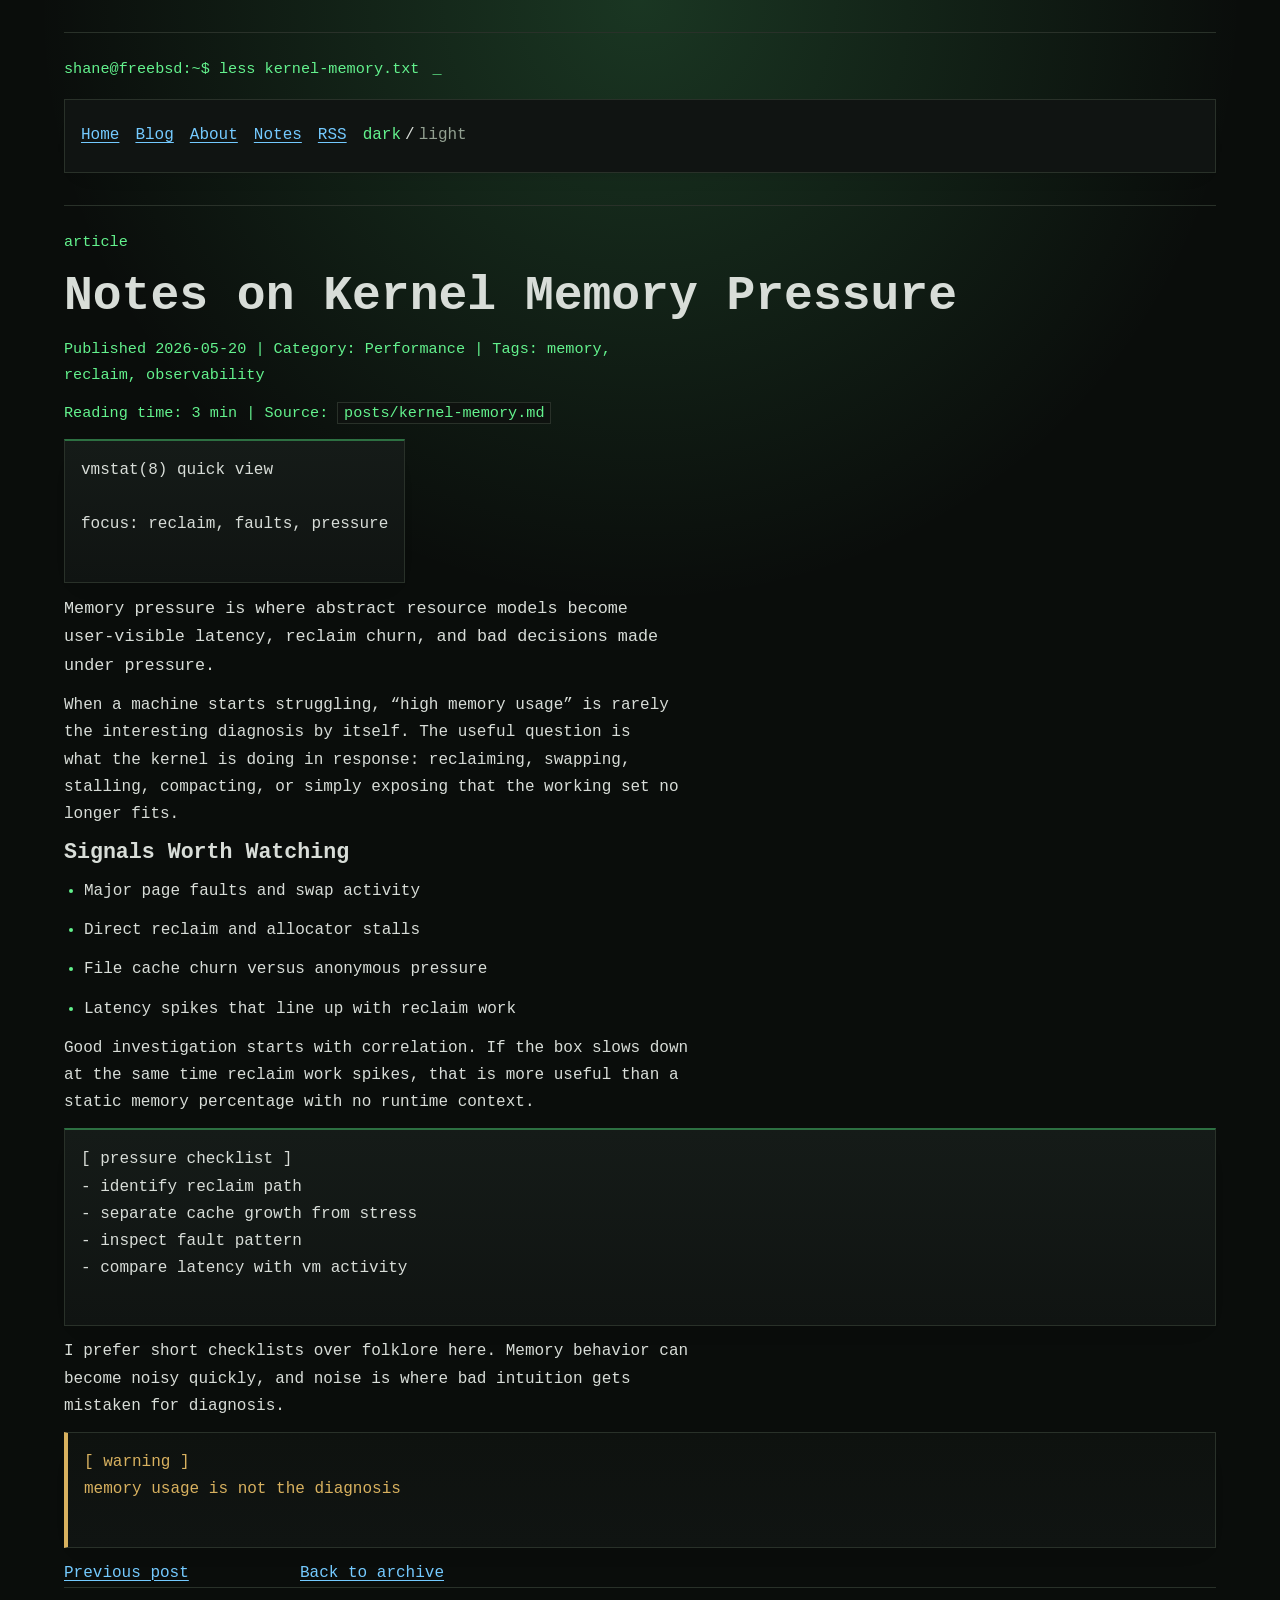
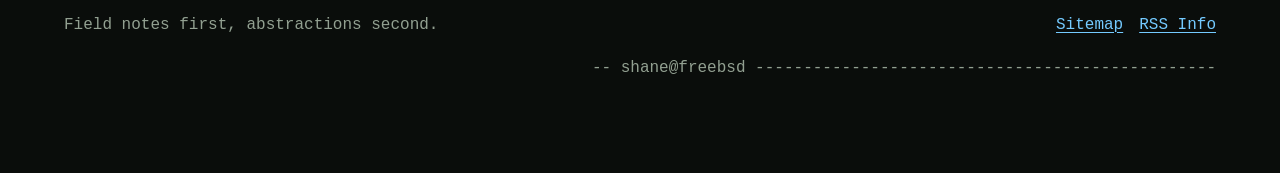
<file: blog/kernel-memory.html>
<!doctype html>
<html lang="en">
    <head>
        <meta charset="UTF-8" />
        <meta name="viewport" content="width=device-width, initial-scale=1.0" />
        <title>Notes on Kernel Memory Pressure | Shane Cardoz</title>
        <meta
            name="description"
            content="Short notes on kernel memory pressure, reclaim behavior, and the runtime signals that matter."
        />
        <link
            rel="canonical"
            href="https://shanecardoz.github.io/blog/kernel-memory.html"
        />
        <link
            rel="alternate"
            type="application/rss+xml"
            title="Shane Cardoz RSS"
            href="https://shanecardoz.github.io/rss/feed.xml"
        />
        <meta property="og:type" content="article" />
        <meta property="og:site_name" content="Shane Cardoz" />
        <meta
            property="og:title"
            content="Notes on Kernel Memory Pressure | Shane Cardoz"
        />
        <meta
            property="og:description"
            content="Short notes on kernel memory pressure, reclaim behavior, and the runtime signals that matter."
        />
        <meta
            property="og:url"
            content="https://shanecardoz.github.io/blog/kernel-memory.html"
        />
        <meta property="article:published_time" content="2026-05-20" />
        <meta property="article:section" content="Performance" />
        <meta property="article:tag" content="memory" />
        <meta property="article:tag" content="reclaim" />
        <meta property="article:tag" content="observability" />
        <meta name="twitter:card" content="summary" />
        <meta
            name="twitter:title"
            content="Notes on Kernel Memory Pressure | Shane Cardoz"
        />
        <meta
            name="twitter:description"
            content="Short notes on kernel memory pressure, reclaim behavior, and the runtime signals that matter."
        />
        <link rel="stylesheet" href="../css/style.css" />
    </head>
    <body>
        <a class="skip-link" href="#main-content">Skip to content</a>
        <input
            class="theme-mode"
            type="radio"
            name="theme-mode"
            id="theme-dark"
            checked
        />
        <input
            class="theme-mode"
            type="radio"
            name="theme-mode"
            id="theme-light"
        />
        <div class="site-shell">
            <header class="site-header">
                <p class="prompt-line" aria-label="shell prompt">
                    <span>shane@freebsd</span>:<span>~</span>$ less
                    kernel-memory.txt
                </p>
                <nav class="prompt-nav" aria-label="primary">
                    <a href="../index.html">Home</a>
                    <a href="index.html">Blog</a>
                    <a href="../about.html">About</a>
                    <a href="../notes.html">Notes</a>
                    <a href="../rss/feed.xml">RSS</a>
                    <span class="theme-switch" aria-label="theme mode">
                        <label for="theme-dark">dark</label>
                        <span>/</span>
                        <label for="theme-light">light</label>
                    </span>
                </nav>
            </header>

            <main id="main-content" tabindex="-1">
                <article class="page-section post-layout">
                    <header class="post-header">
                        <p class="eyebrow">article</p>
                        <h1>Notes on Kernel Memory Pressure</h1>
                        <p class="post-meta">
                            Published 2026-05-20 | Category: Performance |
                            Tags: memory, reclaim, observability
                        </p>
                        <p class="post-meta">
                            Reading time: 3 min | Source:
                            <code>posts/kernel-memory.md</code>
                        </p>
                        <pre class="ascii-window ascii-window-compact" aria-label="article header">
vmstat(8) quick view

focus: reclaim, faults, pressure
                        </pre>
                    </header>

                    <p class="lead">
                        Memory pressure is where abstract resource models become
                        user-visible latency, reclaim churn, and bad decisions
                        made under pressure.
                    </p>

                    <p>
                        When a machine starts struggling, “high memory usage” is
                        rarely the interesting diagnosis by itself. The useful
                        question is what the kernel is doing in response:
                        reclaiming, swapping, stalling, compacting, or simply
                        exposing that the working set no longer fits.
                    </p>

                    <h2>Signals Worth Watching</h2>
                    <ul class="detail-list">
                        <li>Major page faults and swap activity</li>
                        <li>Direct reclaim and allocator stalls</li>
                        <li>File cache churn versus anonymous pressure</li>
                        <li>Latency spikes that line up with reclaim work</li>
                    </ul>

                    <p>
                        Good investigation starts with correlation. If the box
                        slows down at the same time reclaim work spikes, that is
                        more useful than a static memory percentage with no
                        runtime context.
                    </p>

                    <pre class="ascii-window" aria-label="memory checklist">
[ pressure checklist ]
- identify reclaim path
- separate cache growth from stress
- inspect fault pattern
- compare latency with vm activity
                    </pre>

                    <p>
                        I prefer short checklists over folklore here. Memory
                        behavior can become noisy quickly, and noise is where bad
                        intuition gets mistaken for diagnosis.
                    </p>

                    <footer class="post-footer">
                        <pre class="ascii-warning" aria-label="debugging note">
[ warning ]
memory usage is not the diagnosis
                        </pre>
                        <nav class="post-nav" aria-label="post navigation">
                            <a href="first-post.html">Previous post</a>
                            <a href="index.html">Back to archive</a>
                        </nav>
                    </footer>
                </article>
            </main>

            <footer class="site-footer">
                <p>Field notes first, abstractions second.</p>
                <nav aria-label="footer">
                    <a href="../sitemap.html">Sitemap</a>
                    <a href="../rss.html">RSS Info</a>
                </nav>
                <pre class="ascii-footer-signature" aria-label="footer signature">
-- shane@freebsd ------------------------------------------------
                </pre>
            </footer>
        </div>
    </body>
</html>
</file>
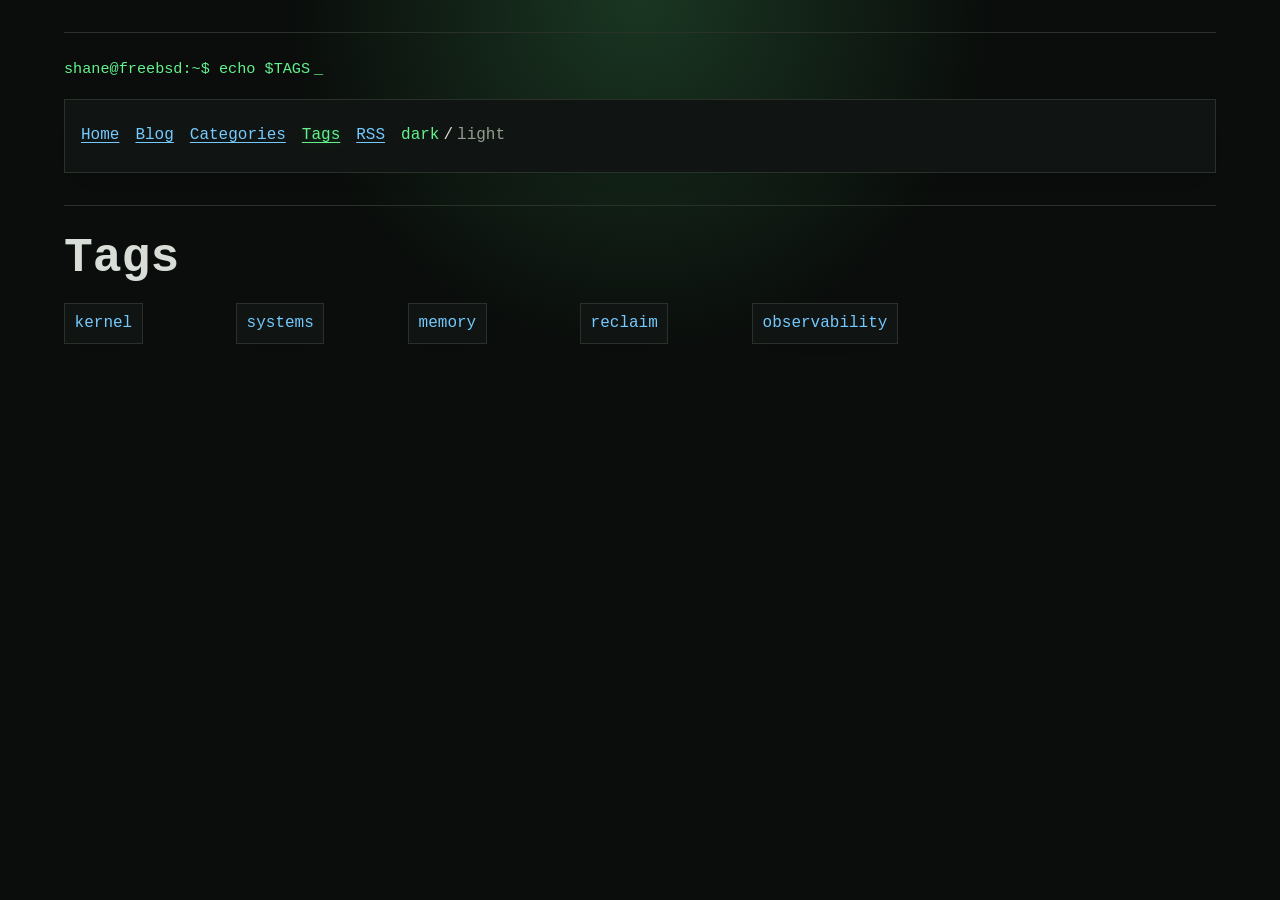
<file: blog/tags.html>
<!doctype html>
<html lang="en">
    <head>
        <meta charset="UTF-8" />
        <meta name="viewport" content="width=device-width, initial-scale=1.0" />
        <title>Tags | Shane Cardoz</title>
        <meta
            name="description"
            content="Browse published posts by tag on Shane Cardoz's site."
        />
        <link
            rel="canonical"
            href="https://shanecardoz.github.io/blog/tags.html"
        />
        <link
            rel="alternate"
            type="application/rss+xml"
            title="Shane Cardoz RSS"
            href="https://shanecardoz.github.io/rss/feed.xml"
        />
        <meta property="og:type" content="website" />
        <meta property="og:site_name" content="Shane Cardoz" />
        <meta property="og:title" content="Tags | Shane Cardoz" />
        <meta
            property="og:description"
            content="Browse published posts by tag on Shane Cardoz's site."
        />
        <meta
            property="og:url"
            content="https://shanecardoz.github.io/blog/tags.html"
        />
        <meta name="twitter:card" content="summary" />
        <meta name="twitter:title" content="Tags | Shane Cardoz" />
        <meta
            name="twitter:description"
            content="Browse published posts by tag on Shane Cardoz's site."
        />
        <link rel="stylesheet" href="../css/style.css" />
    </head>
    <body>
        <a class="skip-link" href="#main-content">Skip to content</a>
        <input
            class="theme-mode"
            type="radio"
            name="theme-mode"
            id="theme-dark"
            checked
        />
        <input
            class="theme-mode"
            type="radio"
            name="theme-mode"
            id="theme-light"
        />
        <div class="site-shell">
            <header class="site-header">
                <p class="prompt-line"><span>shane@freebsd</span>:<span>~</span>$ echo $TAGS</p>
                <nav class="prompt-nav" aria-label="primary">
                    <a href="../index.html">Home</a>
                    <a href="index.html">Blog</a>
                    <a href="categories.html">Categories</a>
                    <a aria-current="page" href="tags.html">Tags</a>
                    <a href="../rss/feed.xml">RSS</a>
                    <span class="theme-switch" aria-label="theme mode">
                        <label for="theme-dark">dark</label>
                        <span>/</span>
                        <label for="theme-light">light</label>
                    </span>
                </nav>
            </header>
            <main id="main-content" tabindex="-1">
                <section class="page-section">
                    <h1>Tags</h1>
                    <ul class="tag-list">
                        <li><a href="first-post.html">kernel</a></li>
                        <li><a href="first-post.html">systems</a></li>
                        <li><a href="kernel-memory.html">memory</a></li>
                        <li><a href="kernel-memory.html">reclaim</a></li>
                        <li><a href="kernel-memory.html">observability</a></li>
                    </ul>
                </section>
            </main>
        </div>
    </body>
</html>
</file>
<file: css/style.css>
@import url("./reset.css");
@import url("./variables.css");
@import url("./themes.css");
@import url("./layout.css");
@import url("./typography.css");
@import url("./components.css");
@import url("./ascii.css");
</file>
